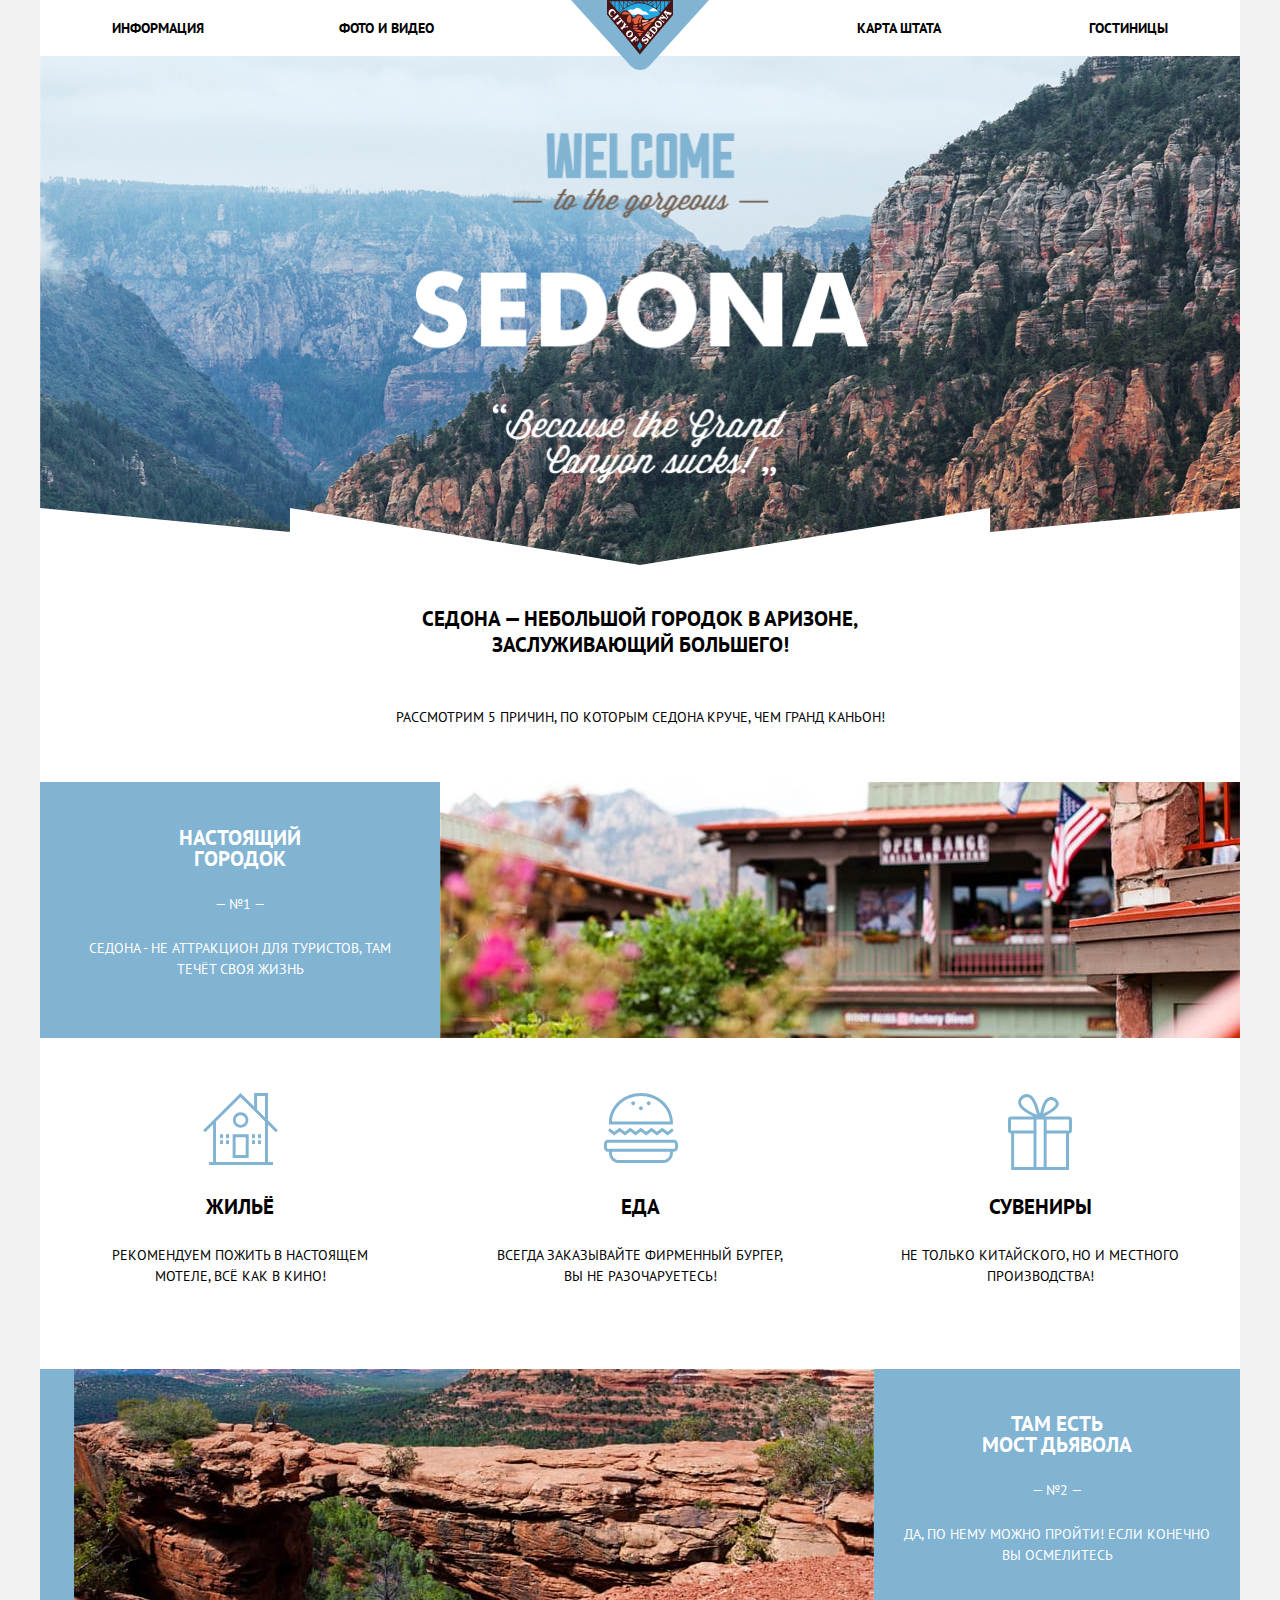
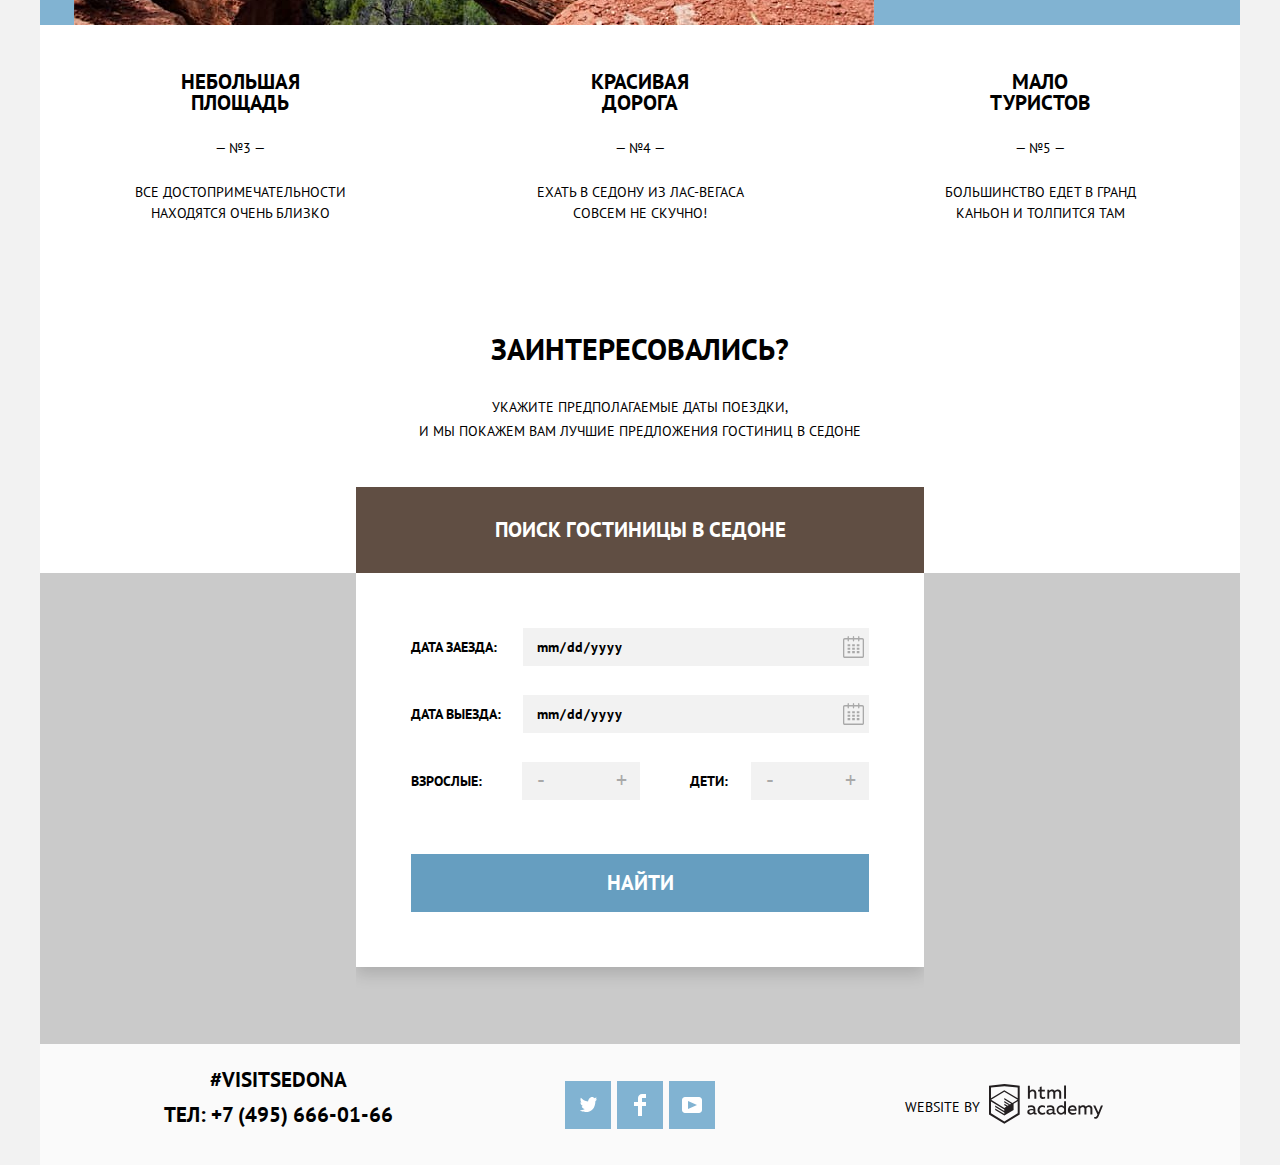
<file: index.html>
<!DOCTYPE html>
<html class="page" lang="ru">
  <head>
    <meta charset="utf-8" />
    <title>Седона - Главная</title>
    <link
      href="https://fonts.googleapis.com/css2?family=PT+Sans:wght@400;700&display=swap"
      rel="stylesheet"
    />
    <link href="css/normalize.css" rel="stylesheet" />
    <link href="css/style.css" rel="stylesheet" />

    <link href="favicon.ico" rel="icon" />
    <link href="favicon/icon.svg" rel="icon" type="image/svg+xml" />
    <link href="favicon/180.png" rel="apple-touch-icon" />
    <!--    <link href="manifest.webmanifest" rel="manifest" />-->
  </head>
  <body class="page-body">
    <div class="container index-page-grid">
      <header class="main-header default-paddings-x index-page-grid--header">
        <nav class="main-navigation">
          <a class="main-header-logo">
            <img
              alt="Логотип Седона"
              height="70"
              src="img/logo.svg"
              width="138"
            />
          </a>
          <div class="main-header-bar">
            <div class="main-navigation-wrapper">
              <ul class="site-navigation">
                <li class="site-navigation__item">
                  <a class="site-navigation__link" href="blank.html"
                    >Информация</a
                  >
                </li>
                <li class="site-navigation__item">
                  <a class="site-navigation__link" href="img.html"
                    >Фото и Видео</a
                  >
                </li>
                <li class="site-navigation__item-end">
                  <a class="site-navigation__link" href="map.html"
                    >Карта штата</a
                  >
                </li>
                <li class="site-navigation__item-end">
                  <a
                    class="site-navigation__link site-navigation__link--current"
                    href="catalog.html"
                    >Гостиницы</a
                  >
                </li>
              </ul>
            </div>
          </div>
        </nav>
      </header>
      <main class="index-page-grid--main">
        <section class="city-description">
          <h1 class="city-description__title visually-hidden">
            Седона - город в Аризоне
          </h1>
          <img
            alt="Добро пожаловать в Седону"
            class="city-description__img"
            height="351"
            src="img/welcome.png"
            width="457"
          />
        </section>
        <section class="features">
          <h2 class="visually-hidden">Причины</h2>
          <p class="features__text">
            Седона — небольшой городок в Аризоне,<br />
            заслуживающий большего!
          </p>
          <p class="features__subtext">
            Рассмотрим 5 причин, по которым Седона круче, чем гранд каньон!
          </p>

          <ul class="features-list">
            <li class="features-list__item features-list__item--wide">
              <div class="features-list__image-wrapper">
                <div class="features-list__image-text">
                  <h3 class="features-list__header">Настоящий городок</h3>
                  <span class="features-list__number">— №1 —</span>
                  <p class="features-list__text">
                    Седона - не аттракцион для туристов, там течёт своя жизнь
                  </p>
                </div>
                <img
                  alt="Настоящий городок Седона - там течет своя жизнь."
                  class="features-list__image"
                  height="256"
                  src="img/image-sedona.jpg"
                  width="800"
                />
              </div>
              <ul class="subfeatures">
                <li class="subfeatures__item subfeatures__icon--home">
                  <h4 class="subfeatures__title">Жильё</h4>
                  <p class="subfeatures__text">
                    Рекомендуем пожить в настоящем<br />мотеле, всё как в кино!
                  </p>
                </li>
                <li class="subfeatures__item subfeatures__icon--burger">
                  <h4 class="subfeatures__title">Еда</h4>
                  <p class="subfeatures__text">
                    Всегда заказывайте фирменный бургер,<br />вы не
                    разочаруетесь!
                  </p>
                </li>
                <li class="subfeatures__item subfeatures__icon--gift">
                  <h4 class="subfeatures__title">Сувениры</h4>
                  <p class="subfeatures__text">
                    Не только китайского, но и местного<br />производства!
                  </p>
                </li>
              </ul>
            </li>
            <li class="features-list__item features-list__item--wide">
              <div
                class="features-list__image-wrapper features-list__image-wrapper--reverse"
              >
                <div class="features-list__image-text">
                  <h3 class="features-list__header">
                    Там есть<br />Мост дьявола
                  </h3>
                  <span class="features-list__number">— №2 —</span>
                  <p class="features-list__text">
                    Да, по нему можно пройти! Если конечно <br />
                    вы осмелитесь
                  </p>
                </div>
                <img
                  alt="Мост дьявола в городе Седона"
                  class="features-list__image"
                  height="256"
                  src="img/image-bridge.jpg"
                  width="800"
                />
              </div>
            </li>
            <li class="features-list__item features-list__item--gray">
              <h3 class="features-list__header">Небольшая<br />Площадь</h3>
              <span class="features-list__number">— №3 —</span>
              <p class="features-list__text">
                Все достопримечательности находятся очень близко
              </p>
            </li>
            <li class="features-list__item features-list__item--gray">
              <h3 class="features-list__header">Красивая<br />Дорога</h3>
              <span class="features-list__number">— №4 —</span>
              <p class="features-list__text">
                Ехать в Седону из Лас-вегаса совсем не скучно!
              </p>
            </li>
            <li class="features-list__item features-list__item--gray">
              <h3 class="features-list__header">Мало<br />Туристов</h3>
              <span class="features-list__number">— №5 —</span>
              <p class="features-list__text">
                Большинство едет в Гранд каньон и толпится там
              </p>
            </li>
          </ul>
        </section>
        <section class="hotel-search">
          <h2 class="visually-hidden">Поиск гостиницы</h2>
          <p class="hotel-search__text">Заинтересовались?</p>
          <p class="hotel-search__subtext">
            Укажите предполагаемые даты поездки, <br />и мы покажем вам лучшие
            предложения гостиниц в Седоне
          </p>
          <div class="search-form__wrapper">
            <button
              id="search-form__button"
              class="button button--brown search-form__button"
              type="button"
            >
              Поиск гостиницы в Седоне
            </button>
            <div class="search-form__overflow-wrapper">
              <form
                action="#"
                id="search-form"
                class="search-form search-form--active"
                method="post"
              >
                <div class="search-form__item search-form__item--wide">
                  <label
                    class="search-form__label"
                    for="hotel-search-arrival-date"
                    >Дата заезда:</label
                  >
                  <input
                    class="search-form__input-date"
                    id="hotel-search-arrival-date"
                    name="arrival-date"
                    type="date"
                  />
                </div>
                <div class="search-form__item search-form__item--wide">
                  <label
                    class="search-form__label"
                    for="hotel-search-departure-date"
                    >Дата выезда:</label
                  >
                  <input
                    class="search-form__input-date"
                    id="hotel-search-departure-date"
                    name="departure-date"
                    type="date"
                  />
                </div>
                <div class="search-form__item">
                  <label class="search-form__label" for="hotel-search-adults"
                    >Взрослые:</label
                  >
                  <div class="search-form__additional-wrapper">
                    <button
                      class="search-form__button-quantity search-form__button-quantity--less"
                      type="button"
                    >
                      <span class="visually-hidden"
                        >Уменьшить количество взрослых</span
                      >
                    </button>
                    <input
                      class="search-form__input-quantity"
                      id="hotel-search-adults"
                      name="adults"
                      type="number"
                    />
                    <button
                      class="search-form__button-quantity search-form__button-quantity--more"
                      type="button"
                    >
                      <span class="visually-hidden"
                        >Увеличить количество взрослых</span
                      >
                    </button>
                  </div>
                </div>
                <div class="search-form__item">
                  <label
                    class="search-form__label search-form__label--children"
                    for="hotel-search-children"
                    >Дети:</label
                  >
                  <div class="search-form__additional-wrapper">
                    <button
                      class="search-form__button-quantity search-form__button-quantity--less"
                      type="button"
                    >
                      <span class="visually-hidden"
                        >Уменьшить количество детей</span
                      >
                    </button>
                    <input
                      class="search-form__input-quantity"
                      id="hotel-search-children"
                      name="children"
                      type="number"
                    />
                    <button
                      class="search-form__button-quantity search-form__button-quantity--more"
                      type="button"
                    >
                      <span class="visually-hidden"
                        >Увеличить количество детей</span
                      >
                    </button>
                  </div>
                </div>
                <button
                  class="button button--blue search-form__submit"
                  type="submit"
                >
                  Найти
                </button>
              </form>
            </div>
            <div id="map" class="google-map"></div>
          </div>
        </section>
      </main>
      <footer class="main-footer default-paddings-x index-page-grid--footer">
        <section class="footer-contacts">
          <h2 class="visually-hidden">Контакты</h2>
          <div class="footer-contacts__text">
            <a class="footer-contacts__hashtag" href="#">#visitSEDONA</a>
            <div class="footer-contacts__phone-wrapper">
              Тел:
              <a class="footer-contacts__phone" href="tel:+74956660166"
                >+7 (495) 666-01-66</a
              >
            </div>
          </div>
        </section>
        <section class="footer-social">
          <h2 class="visually-hidden">Социальные сети</h2>
          <ul class="footer-social__list">
            <li class="footer-social__item">
              <a
                class="footer-social__link footer-social__link--twitter"
                href="#"
              >
                Twitter
              </a>
            </li>
            <li class="footer-social__item">
              <a
                class="footer-social__link footer-social__link--facebook"
                href="#"
                >Facebook</a
              >
            </li>
            <li class="footer-social__item">
              <a
                class="footer-social__link footer-social__link--youtube"
                href="#"
                >Youtube</a
              >
            </li>
          </ul>
        </section>
        <p class="footer-copyright">
          Website by
          <a class="footer-copyright__link" href="https://htmlacademy.ru"
            ><img
              alt="Логотип HTMLacademy"
              height="41"
              src="img/logo-htmlacademy.svg"
              width="115"
          /></a>
        </p>
      </footer>
    </div>
    <script src="js/script.js"></script>
  </body>
</html>
</file>
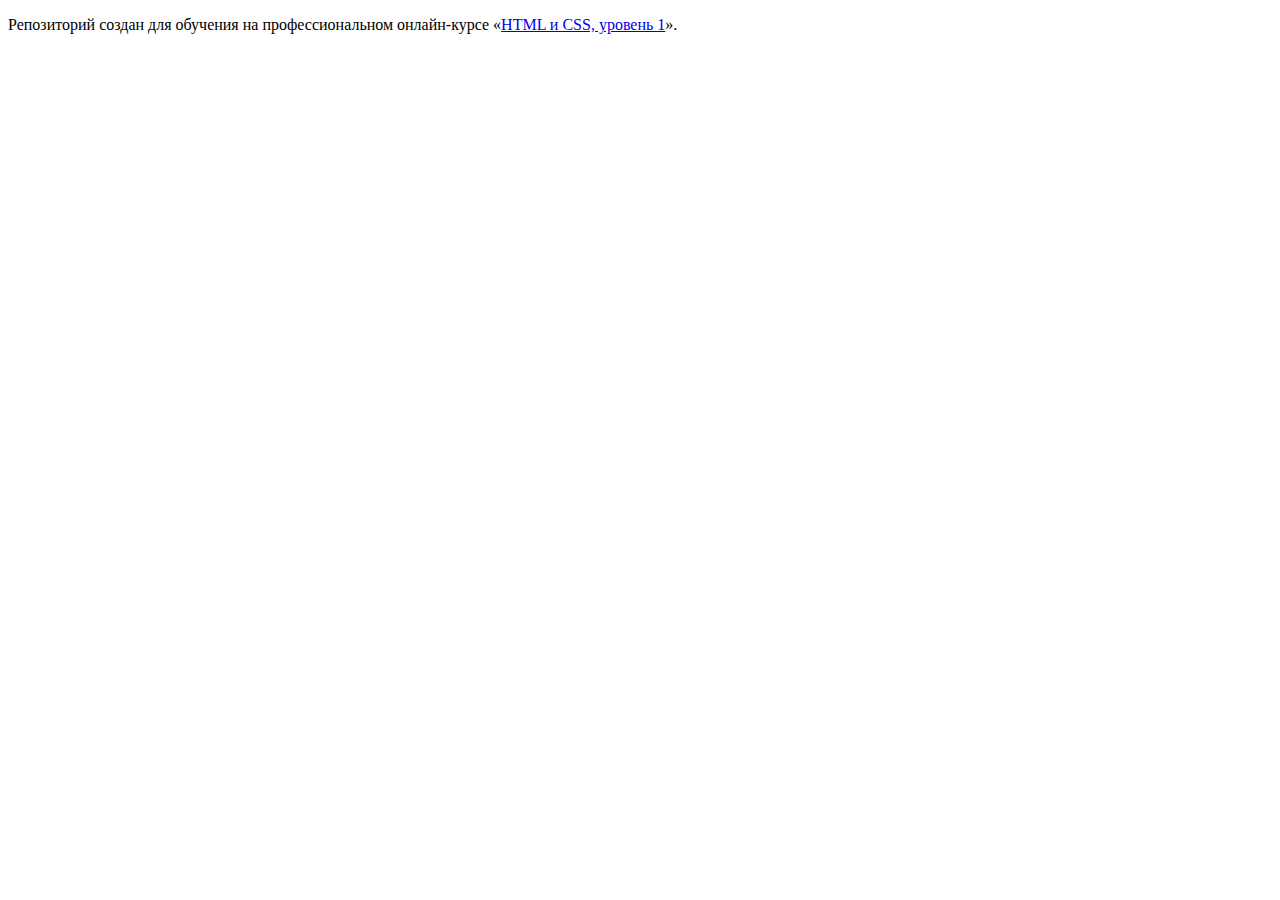
<file: 1/index.html>
<!DOCTYPE html>
<html lang="ru">
  <head>
    <meta charset="utf-8">
    <title>HTML Academy: Седона</title>
    <base href="https://htmlacademy-htmlcss.github.io/1130549-sedona-30/1/">
</head>
  <body>

    <p>Репозиторий создан для обучения на профессиональном онлайн‑курсе «<a href="https://htmlacademy.ru/intensive/htmlcss">HTML и CSS, уровень 1</a>».</p>

  </body>
</html>
</file>
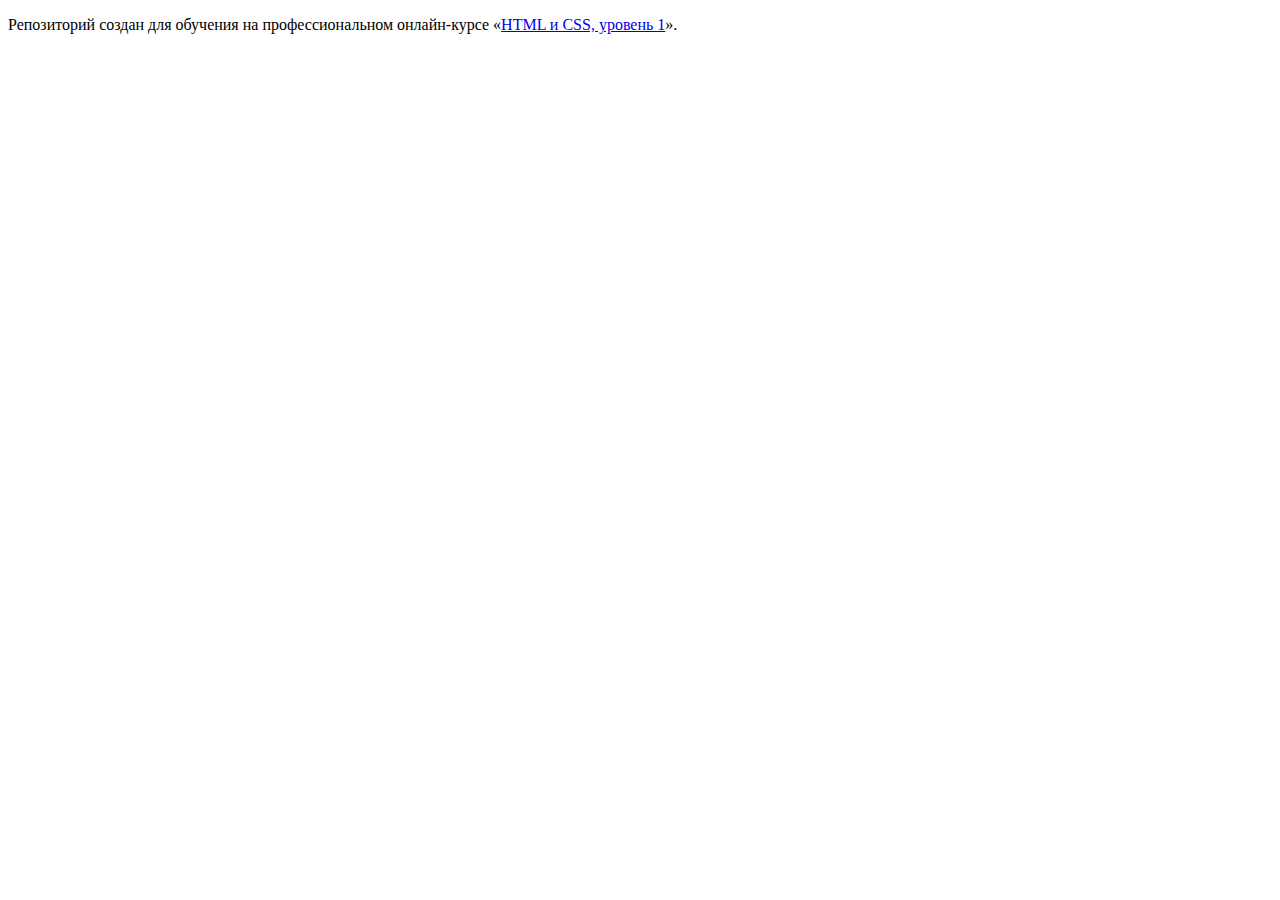
<file: master/index.html>
<!DOCTYPE html>
<html lang="ru">
  <head>
    <meta charset="utf-8">
    <title>HTML Academy: Седона</title>
    <base href="https://htmlacademy-htmlcss.github.io/1130549-sedona-30/master/">
</head>
  <body>

    <p>Репозиторий создан для обучения на профессиональном онлайн‑курсе «<a href="https://htmlacademy.ru/intensive/htmlcss">HTML и CSS, уровень 1</a>».</p>

  </body>
</html>
</file>
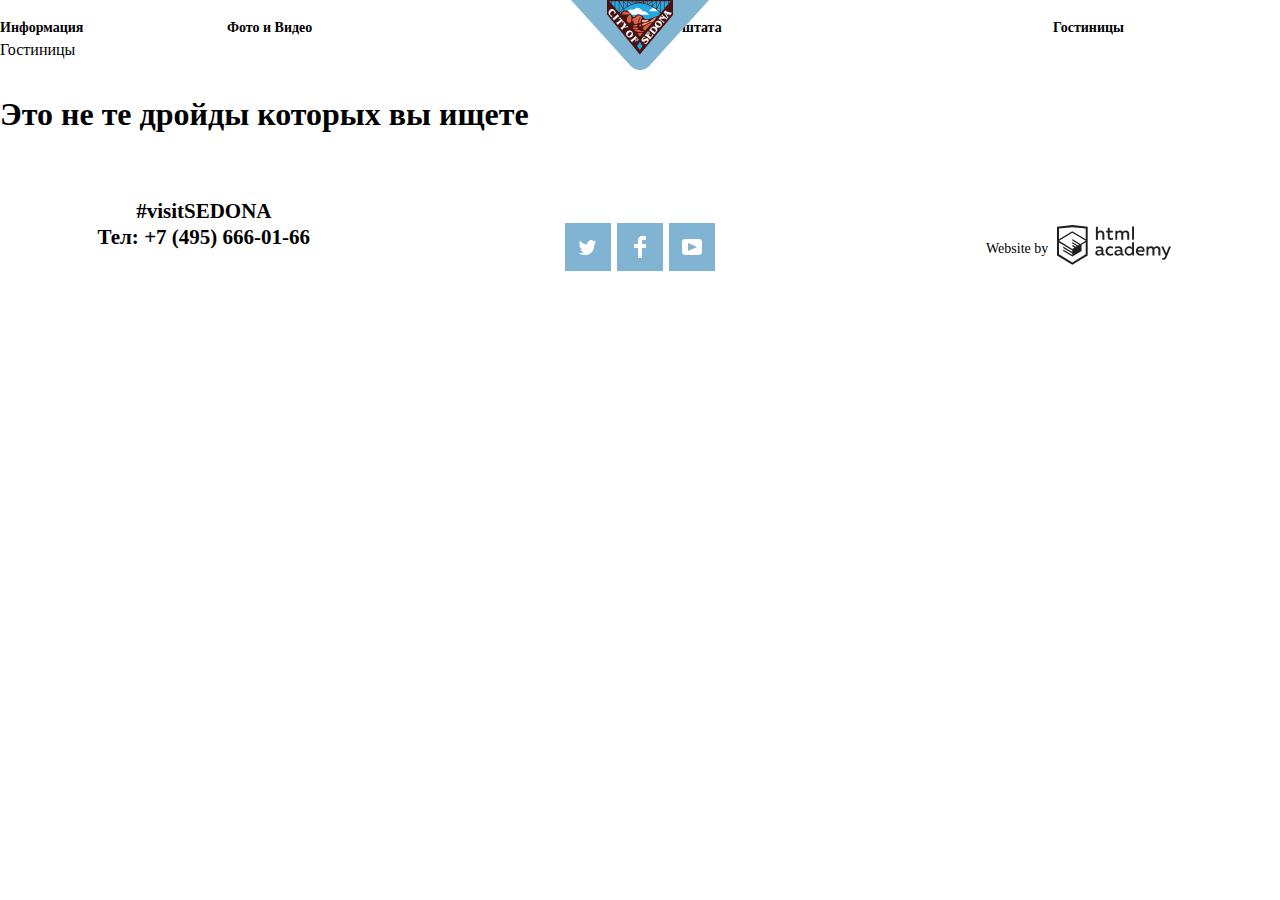
<file: blank.html>
<!DOCTYPE html>
<html lang="ru">
  <head>
    <meta charset="utf-8" />
    <title>HTML Academy: Седона</title>
    <link
      href="https://fonts.googleapis.com/css2?family=PT+Sans:wght@400;700&display=swap"
      rel="stylesheet"
    />

    <link href="css/normalize.css" rel="stylesheet" />
    <link href="css/style.css" rel="stylesheet" />
  </head>

  <body>
    <header class="main-header">
      <nav class="main-navigation">
        <a class="main-header-logo">
          <img
            alt="Логотип Седона"
            height="70"
            src="img/logo.svg"
            width="138"
          />
        </a>
        <ul class="site-navigation">
          <li class="site-navigation__item">
            <a class="site-navigation__link" href="blank.html">Информация</a>
          </li>
          <li class="site-navigation__item">
            <a class="site-navigation__link" href="img.html">Фото и Видео</a>
          </li>
          <li class="site-navigation__item">
            <a class="site-navigation__link" href="map.html">Карта штата</a>
          </li>
          <li class="site-navigation__item">
            <a class="site-navigation__link" href="catalog.html">Гостиницы</a>
          </li>
          <li class="site-navigation__item">
            <span>Гостиницы</span>
          </li>
        </ul>
      </nav>
    </header>
    <main><h1>Это не те дройды которых вы ищете</h1></main>
    <footer class="main-footer">
      <section class="footer_contacts">
        <h2 class="visually-hidden">Контакты</h2>
        <p class="footer-contacts__text">
          <a class="footer-contacts__hashtag" href="#">#visitSEDONA</a>
          <br />
          Тел:
          <a class="footer-contacts__phone" href="tel:+74956660166"
            >+7 (495) 666-01-66</a
          >
        </p>
      </section>
      <section class="footer-social">
        <h2 class="visually-hidden">Социальные сети</h2>
        <ul class="footer-social__list">
          <li class="footer-social__item">
            <a
              class="footer-social__link footer-social__link--twitter"
              href="#"
            >
              Twitter
            </a>
          </li>
          <li class="footer-social__item">
            <a
              class="footer-social__link footer-social__link--facebook"
              href="#"
              >Facebook</a
            >
          </li>
          <li class="footer-social__item">
            <a class="footer-social__link footer-social__link--youtube" href="#"
              >Youtube</a
            >
          </li>
        </ul>
      </section>
      <p class="footer-copyright">
        Website by
        <a class="footer-copyright__link" href="https://htmlacademy.ru"
          ><img
            alt="Логотип HTMLacademy"
            height="41"
            src="img/logo-htmlacademy.svg"
            width="115"
        /></a>
      </p>
    </footer>
  </body>
</html>
</file>
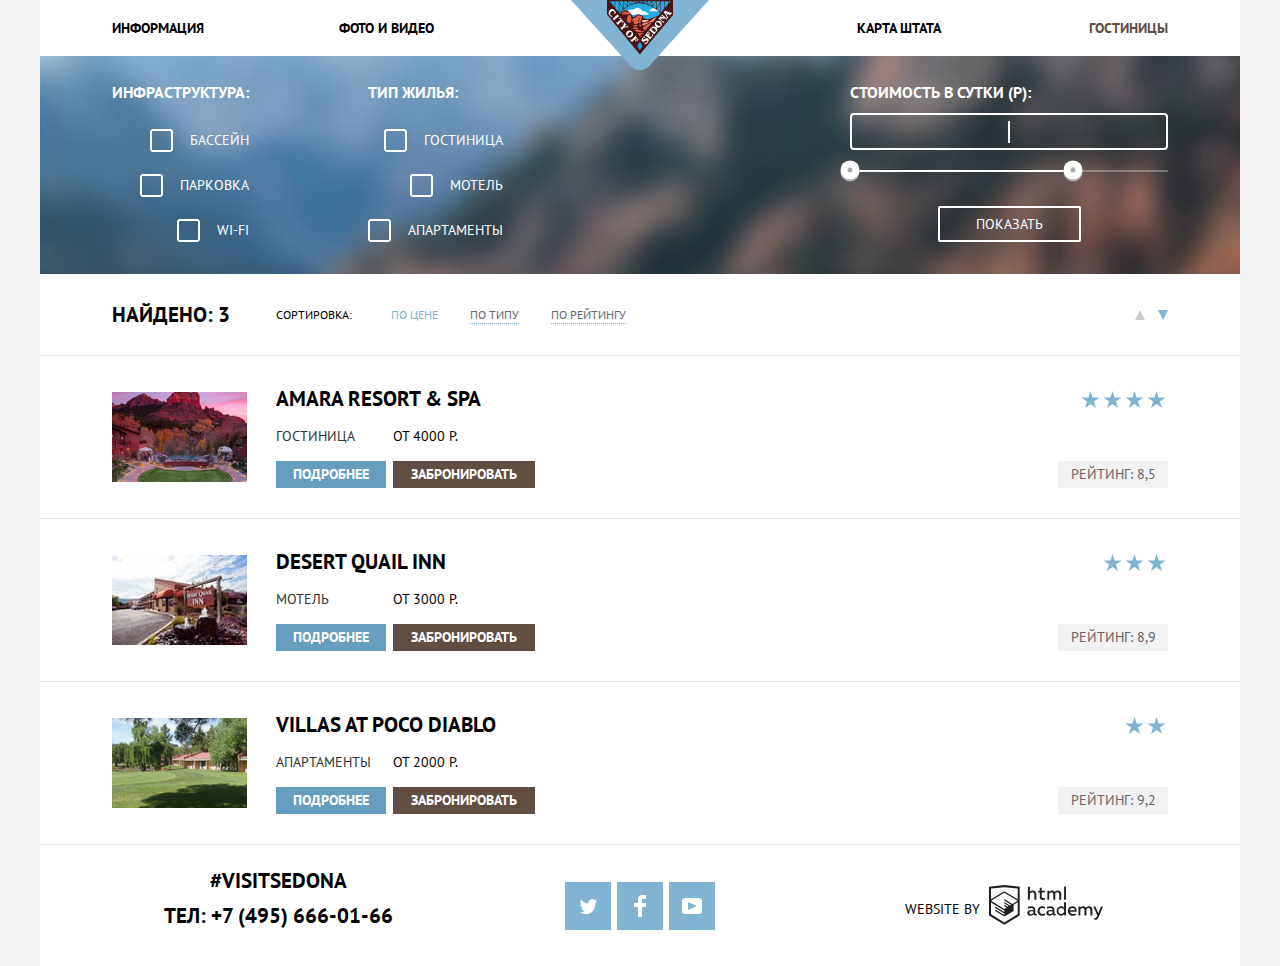
<file: catalog.html>
<!DOCTYPE html>
<html lang="ru">
  <head>
    <meta charset="utf-8" />
    <title>Седона - Каталог</title>
    <link
      href="https://fonts.googleapis.com/css2?family=PT+Sans:wght@400;700&display=swap"
      rel="stylesheet"
    />

    <link href="css/normalize.css" rel="stylesheet" />
    <link href="css/style.css" rel="stylesheet" />
  </head>
  <body class="page-body">
    <div class="container">
      <header class="main-header default-paddings-x">
        <nav class="main-navigation">
          <a class="main-header-logo" href="index.html">
            <img
              alt="Логотип Седона"
              height="70"
              src="img/logo.svg"
              width="138"
            />
          </a>
          <ul class="site-navigation">
            <li class="site-navigation__item">
              <a class="site-navigation__link" href="blank.html">Информация</a>
            </li>
            <li class="site-navigation__item">
              <a class="site-navigation__link" href="img.html">Фото и Видео</a>
            </li>
            <li class="site-navigation__item-end">
              <a class="site-navigation__link" href="map.html">Карта штата</a>
            </li>
            <li class="site-navigation__item-end">
              <span class="site-navigation__link-current">Гостиницы</span>
            </li>
          </ul>
        </nav>
      </header>
      <main>
        <section>
         <h1 class="visually-hidden">Каталог</h1>
          <h2 class="visually-hidden">Фильтр</h2>
          <form action="#" class="catalog-form default-paddings-x">
            <fieldset class="catalog-form__fieldset">
              <legend class="catalog-form__fieldset-name">
                Инфраструктура:
              </legend>
              <ul class="catalog-form__list">
                <li class="catalog-form__item">
                  <label class="catalog-form__label">
                    <input
                      class="catalog-form__checkbox"
                      name="pool"
                      type="checkbox"
                    />
                    <span class="catalog-form__checkbox-icon"></span>
                    Бассейн
                  </label>
                </li>
                <li class="catalog-form__item">
                  <label class="catalog-form__label">
                    <input
                      class="catalog-form__checkbox"
                      name="parking"
                      type="checkbox"
                    />
                    <span class="catalog-form__checkbox-icon"></span>
                    Парковка
                  </label>
                </li>
                <li class="catalog-form__item">
                  <label class="catalog-form__label">
                    <input
                      class="catalog-form__checkbox"
                      name="wifi"
                      type="checkbox"
                    />
                    <span class="catalog-form__checkbox-icon"></span>
                    Wi-Fi</label
                  >
                </li>
              </ul>
            </fieldset>
            <fieldset class="catalog-form__fieldset">
              <legend class="catalog-form__fieldset-name">Тип жилья:</legend>
              <ul class="catalog-form__list">
                <li class="catalog-form__item">
                  <label class="catalog-form__label">
                    <input
                      class="catalog-form__checkbox"
                      name="hotel"
                      type="checkbox"
                    />
                    <span class="catalog-form__checkbox-icon"></span>
                    Гостиница
                  </label>
                </li>
                <li class="catalog-form__item">
                  <label class="catalog-form__label">
                    <input
                      class="catalog-form__checkbox"
                      name="motel"
                      type="checkbox"
                    />
                    <span class="catalog-form__checkbox-icon"></span>
                    Мотель
                  </label>
                </li>
                <li class="catalog-form__item">
                  <label class="catalog-form__label">
                    <input
                      class="catalog-form__checkbox"
                      name="apartments"
                      type="checkbox"
                    />
                    <span class="catalog-form__checkbox-icon"></span>
                    Апартаменты
                  </label>
                </li>
              </ul>
            </fieldset>
            <fieldset class="catalog-form__fieldset catalog-form__fieldset--ml">
              <legend class="catalog-form__fieldset-name">
                Стоимость в сутки (Р):
              </legend>
              <div class="catalog-form__input-range-wrapper">
                <input
                  class="catalog-form__input-range"
                  id="price_low"
                  name="price_low"
                  type="number"
                />
                <input
                  class="catalog-form__input-range"
                  id="price_top"
                  name="price_top"
                  type="number"
                />
              </div>
              <div class="range-picker">
                <button class="range-picker__button" type="button">
                  start dot
                </button>
                <button class="range-picker__button range-picker__button--end" type="button">
                  end dot
                </button>
              </div>
              <button class="catalog-form__submit" type="submit">
                Показать
              </button>
            </fieldset>
          </form>
        </section>
        <div class="ordering__wrapper default-paddings-x">
          <p class="ordering__results-count">Найдено: 3</p>
          <span class="ordering__title">Сортировка:</span>
          <ul class="ordering">
            <li class="ordering__item">
              <a class="ordering__link ordering__link--active">По цене</a>
            </li>
            <li class="ordering__item">
              <a class="ordering__link">По типу</a>
            </li>
            <li class="ordering__item">
              <a class="ordering__link">По рейтингу</a>
            </li>
            <li class="ordering__item ordering__item--custom-margins">
              <a class="ordering__arrow"></a>
            </li>
            <li class="ordering__item ordering__item--last-item">
              <a
                class="ordering__arrow ordering__arrow--bottom ordering__arrow--active"
              ></a>
            </li>
          </ul>
        </div>
        <section class="selection-list">
          <h2 class="visually-hidden">Выбор гостиниц</h2>
          <article class="selection-list__item default-paddings-x">
            <img
              alt="Изображение отеля Amara Resort & Spa"
              class="selection-list__image"
              height="90"
              src="img/amara.jpg"
              width="135"
            />
              <h3 class="selection-list__name">Amara Resort & Spa</h3>
              <p class="selection-list__info">Гостиница</p>
              <p class="selection-list__price">От 4000 Р.</p>
              <a class="button button--blue selection-list__more" href="#"
                >Подробнее</a
              >
              <a class="button button--brown selection-list__book" href="#"
                >Забронировать</a
              >
              <div>
                <p class="visually-hidden">Уровень отеля - 5 звезд</p>
                <div class="stars stars--4"></div>
              </div>
              <p class="selection-list__rating">Рейтинг: 8,5</p>
          </article>
          <article class="selection-list__item default-paddings-x">
            <img
              alt="Изображение отеля Desert Quail Inn "
              class="selection-list__image"
              height="90"
              src="img/desert.jpg"
              width="135"
            />
              <h3 class="selection-list__name">Desert Quail Inn</h3>
              <p class="selection-list__info">Мотель</p>
              <p class="selection-list__price">От 3000 Р.</p>
              <a class="button button--blue selection-list__more" href="#"
                >Подробнее</a
              >
              <a class="button button--brown selection-list__book" href="#"
                >Забронировать</a
              >
              <div>
                <p class="visually-hidden">Уровень отеля - 3 звезды</p>
                <div class="stars stars--3"></div>
              </div>
              <p class="selection-list__rating">Рейтинг: 8,9</p>
          </article>
          <article class="selection-list__item default-paddings-x">
            <img
              alt="Изображение отеля Villas at Poco Diablo"
              class="selection-list__image"
              height="90"
              src="img/villas.jpg"
              width="135"
            />
              <h3 class="selection-list__name">Villas at Poco Diablo</h3>
              <p class="selection-list__info">Апартаменты</p>
              <p class="selection-list__price">От 2000 Р.</p>
              <a class="button button--blue selection-list__more" href="#"
                >Подробнее</a
              >
              <a class="button button--brown selection-list__book" href="#"
                >Забронировать</a
              >
              <div>
                <p class="visually-hidden">Уровень отеля - 2 звезды</p>
                <div class="stars stars--2"></div>
              </div>
              <p class="selection-list__rating">Рейтинг: 9,2</p>
          </article>
        </section>
      </main>
      <footer class="main-footer default-paddings-x index-page-grid--footer">
        <section class="footer-contacts">
          <h2 class="visually-hidden">Контакты</h2>
          <div class="footer-contacts__text">
            <a class="footer-contacts__hashtag" href="#">#visitSEDONA</a>
            <div class="footer-contacts__phone-wrapper">
              Тел:
              <a class="footer-contacts__phone" href="tel:+74956660166"
              >+7 (495) 666-01-66</a
              >
            </div>
          </div>
        </section>
        <section class="footer-social">
          <h2 class="visually-hidden">Социальные сети</h2>
          <ul class="footer-social__list">
            <li class="footer-social__item">
              <a
                class="footer-social__link footer-social__link--twitter"
                href="#"
              >
                Twitter
              </a>
            </li>
            <li class="footer-social__item">
              <a
                class="footer-social__link footer-social__link--facebook"
                href="#"
              >Facebook</a
              >
            </li>
            <li class="footer-social__item">
              <a
                class="footer-social__link footer-social__link--youtube"
                href="#"
              >Youtube</a
              >
            </li>
          </ul>
        </section>
        <p class="footer-copyright">
          Website by
          <a class="footer-copyright__link" href="https://htmlacademy.ru"
          ><img
            alt="Логотип HTMLacademy"
            height="41"
            src="img/logo-htmlacademy.svg"
            width="115"
          /></a>
        </p>
      </footer>
    </div>
  </body>
</html>
</file>
<file: css/style.css>
:root {
  /* general */

  --basic-black: #000;
  --basic-light-black: #333;
  --basic-light: #a9a9a9;
  --basic-light-grey: #666;
  --basic-white: #fff;
  --basic-academy: #231f20;
  --basic-academy-light: #bdbbbc;
  --background-color: #f2f2f2;
  --background-grey: #cacaca;
  --background-grey-new: #e5e5e5;
  --background-gr: #ababab;

  /* button*social */
  --basic-blue: #669ec0;
  --basic-blue-light: #81b3d2;
  --basic-blue-dark: #5496bd;
  --basic-brown: #604e43;
  --basic-brown-light: #766357;
  --basic-brown-dark: #503e33;
}

/* Reset */
input[type="number"]::-webkit-inner-spin-button,
input[type="number"]::-webkit-outer-spin-button {
  -webkit-appearance: none;
  margin: 0;
}

/* Variables */

/* Global */

.page-body {
  padding: 0;
  font-family: "PT Sans", Arial, sans-serif;
  font-size: 14px;
  line-height: 21px;
  text-transform: uppercase;
  background-color: var(--background-color);
}

.container {
  max-width: 1200px;
  margin: 0 auto;
  background-color: var(--basic-white);
}

.visually-hidden {
  position: absolute;
  width: 1px;
  height: 1px;
  margin: -1px;
  border: 0;
  padding: 0;
  clip: rect(0 0 0 0);
  overflow: hidden;
}

.default-paddings-x {
  padding-left: 72px;
  padding-right: 72px;
}

/* buttons */

.button {
  outline: none;
  border: none;
  text-decoration: none;
  color: var(--basic-white);
  background-color: transparent;
}

.button:active {
  color: rgba(255, 255, 255, 0.3);
}

.button--blue {
  width: 110px;
  height: 27px;
  font-weight: 700;
  display: flex;
  align-items: center;
  justify-content: center;
  background-color: var(--basic-blue);
  cursor: pointer;
}

.button--blue:hover {
  background-color: var(--basic-blue-light);
}

.button--blue:active {
  background-color: var(--basic-blue-dark);
}

.button--brown {
  width: 142px;
  height: 27px;
  font-weight: 700;
  display: flex;
  align-items: center;
  justify-content: center;
  background-color: var(--basic-brown);
}

.button--brown:hover {
  background-color: var(--basic-brown-light);
}

.button--brown:active {
  background-color: var(--basic-brown-dark);
}

/* index page grid system */

.index-page-grid {
  display: grid;
  grid-template-rows: auto auto auto;
}

.index-page-grid--main {
  grid-area: 2/1/4/-1;
}

.index-page-grid--footer {
  grid-area: 3/1/4/-1;
}

/* Main header */

.main-header {
  background-color: var(--basic-white);
}

/* Grid */

.page {
  height: 100%;
}

/* Main navigation */

.main-navigation {
  display: grid;
  position: relative;
  color: var(--basic-black);
  background-color: transparent;
}

/* Logo */

.main-header-logo {
  position: absolute;
  top: 0;
  left: 50%;
  transform: translateX(-50%);
}

.main-header-bar {
  background-color: var(--basic-white);
}

.main-navigation-wrapper {
  display: grid;
  grid-template-columns: 1fr min-content;
  background-color: var(--basic-white);
}

/* Site navigation */

.site-navigation {
  display: grid;
  grid-template-columns: 227px 1fr 1fr 227px;
  padding: 15px 0;
  margin: 0;
  list-style: none;
}

.site-navigation__item-end {
  justify-self: end;
}

.site-navigation__link,
.site-navigation__link-current {
  color: var(--basic-black);
  font-weight: bold;
  font-size: 14px;
  line-height: 26px;
}

/* .site-navigation__link:visited {
  color: red;
} */

.site-navigation__link:hover {
  color: var(--basic-blue-light);
}

.site-navigation__link:active {
  color: var(--basic-black);
  opacity: 0.3;
}

.site-navigation__link-current {
  color: var(--basic-brown);
}

/* City description */

.city-description {
  display: flex;
  justify-content: center;
  align-items: center;
  background-color: var(--basic-blue);
  background-image: url("../img/bg_mountains.jpg");
  background-position: center;
  background-repeat: no-repeat;
}

.city-description__img {
  padding-top: 77px;
  padding-bottom: 81px;
}

.text {
  font-size: 21px;
  line-height: 26px;
}

/* Features */
.features {
  padding-top: 20px;
}

.features__text {
  margin-bottom: 46px;
  font-weight: bold;
  font-size: 21px;
  line-height: 26px;
  text-align: center;
}

.features__subtext {
  margin-bottom: 52px;
  line-height: 26px;
  text-align: center;
}

.features-list {
  display: grid;
  grid-template-columns: repeat(3, 1fr);
  padding: 0;
  margin: 0;
  list-style: none;
}

.features-list__item {
  text-align: center;
}

.features-list__item--wide {
  grid-column: 1/-1;
}

.features-list__header {
  max-width: 200px;
  margin: 0 auto 25px;
  font-weight: bold;
  font-size: 21px;
  line-height: 21px;
  color: var(--basic-white);
}

.features-list__number {
  display: block;
  margin-bottom: 23px;
  color: var(--basic-white);
}

.features-list__text {
  color: var(--basic-white);
}

.features-list__item--gray {
  padding: 46px 85px 44px;
  background-color: var(--basic-white);
}

.features-list__item--gray .features-list__header,
.features-list__item--gray .features-list__number,
.features-list__item--gray .features-list__text {
  color: var(--basic-black);
}

.features-list__image-text {
  padding: 0 30px;
}

.features-list__image-wrapper {
  display: flex;
  align-items: center;
  background-color: var(--basic-blue-light);
}

.features-list__image-wrapper--reverse {
  flex-direction: row-reverse;
}

/* subfeatures */

.subfeatures {
  display: grid;
  grid-template-columns: repeat(3, 1fr);
  padding: 55px 0 68px;
  list-style: none;
}

.subfeatures__item {
  padding-top: 75px;
  background-position-x: center;
  background-position-y: top;
  background-repeat: no-repeat;
}

.subfeatures__icon--home {
  background-image: url("../img/icon-home.svg");
}

.subfeatures__icon--burger {
  background-image: url("../img/icon-burger.svg");
}

.subfeatures__icon--gift {
  background-image: url("../img/icon-gift.svg");
}

.subfeatures__title {
  font-weight: 700;
  font-size: 21px;
  line-height: 21px;
}

/* hotel-search */
.hotel-search {
  padding: 25px 0 0;
}

.hotel-search__text {
  margin-bottom: 34px;
  font-weight: bold;
  font-size: 30px;
  line-height: 24px;
  text-align: center;
}

.hotel-search__subtext {
  margin-bottom: 44px;
  font-size: 14px;
  line-height: 24px;
  text-align: center;
}

.search-form__wrapper {
  display: grid;
  grid-template-columns: auto 568px auto;
  grid-template-rows: auto 592px;
}

.search-form__overflow-wrapper {
  grid-area: 2/2/3/3;
  overflow: hidden;
  z-index: 1;
}

.search-form {
  align-self: start;
  display: grid;
  grid-template-columns: 1fr 1fr;
  grid-row-gap: 29px;
  padding: 55px;
  background: var(--basic-white);
  box-shadow: 0 7px 15px rgba(0, 1, 1, 0.15);
  transform: translateY(-100%);
  transition: all 0.24s linear;
}

.search-form--active {
  transform: translateY(0);
}

.google-map {
  grid-area: 2/1/3/-1;
  background-color: var(--background-grey);
  z-index: 0;
}

.search-form__input-date {
  width: 346px;
  height: 38px;
  padding: 6px 1px 6px 13px;
  border: 0;
  outline: 0;
  box-sizing: border-box;
  font-weight: bold;
  font-size: 14px;
  line-height: 26px;
  background-color: var(--background-color);
  appearance: none;
}

input[type="date"]::-webkit-calendar-picker-indicator {
  display: block;
  width: 21px;
  height: 23px;
  margin-top: 3px;
  opacity: 1;
  background: url("../img/calendar.svg") no-repeat;
}

.search-form__button-quantity {
  display: flex;
  justify-content: center;
  align-items: center;
  width: 38px;
  height: 38px;
  font-size: 22px;
  color: #a9a9a9;
  background: #f2f2f2;
  border: none;
  outline: none;
  cursor: pointer;
}

.search-form__input-quantity {
  width: 38px;
  height: auto;
  border: 0;
  outline: 0;
  background: #f2f2f2;
  appearance: none;
  text-align: center;
}

.search-form__button {
  grid-area: 1/2/2/3;
  height: 86px;
  width: auto;
  font-weight: bold;
  font-size: 21px;
  line-height: 26px;
  text-transform: uppercase;
  cursor: pointer;
}

.search-form__submit {
  grid-column: 1/ -1;
  width: auto;
  height: 58px;
  margin-top: 25px;
  font-weight: bold;
  font-size: 21px;
  line-height: 26px;
  text-transform: uppercase;
}

.search-form__item--wide {
  grid-column: 1/ -1;
  display: flex;
  justify-content: space-around;
  align-items: center;
}

.search-form__item {
  display: flex;
  justify-content: space-between;
  align-items: center;
}

.search-form__additional-wrapper {
  display: flex;
}

.search-form__label {
  font-weight: bold;
  font-size: 14px;
  line-height: 26px;
}

.search-form__label--children {
  margin-left: 50px;
}

.search-form__button-quantity--less::before {
  content: "-";
}

.search-form__button-quantity--more::before {
  content: "+";
}

/* main-footer */

.main-footer {
  display: grid;
  grid-template-columns: 1fr 1fr 1fr;
  align-items: flex-end;
  padding-top: 23px;
  padding-bottom: 36px;
  background: rgba(255, 255, 255, 0.9);
  z-index: 1;
}

.footer-contacts {
  text-align: center;
}

.footer-contacts__text {
  margin-left: -19px;
  font-weight: bold;
  font-size: 21px;
  line-height: 26px;
  text-align: center;
}

.footer-contacts__phone-wrapper {
  margin: 9px 0 1px;
}

/* footer-social */

.footer-social__list {
  margin: 0;
  padding: 0;
  display: flex;
  justify-content: center;
  align-items: center;
}

.footer-social__link {
  position: relative;
  display: block;
  width: 46px;
  height: 48px;
  margin: 0 3px;
  text-indent: -999em;
  background-color: var(--basic-blue-light);
}

.footer-social__link:hover {
  background-color: var(--basic-blue);
}

.footer-social__link:active {
  background-color: var(--basic-blue-dark);
}

.footer-social__link::after {
  content: "";
  position: absolute;
  top: 0;
  left: 0;
  width: 100%;
  height: 100%;
  background-position: center center;
  background-repeat: no-repeat;
}

.footer-social__link:active::after {
  opacity: 0.3;
}

.footer-social__link--twitter::after {
  background-image: url("../img/icon-twitter.svg");
}

.footer-social__link--facebook::after {
  background-image: url("../img/icon-fb.svg");
}

.footer-social__link--youtube::after {
  background-image: url("../img/icon-youtube.svg");
}

/* footer-copyright */

.footer-copyright {
  margin: 0 0 -3px 25px;
  font-size: 14px;
  line-height: 26px;
  display: flex;
  justify-content: center;
  align-items: center;
}

.footer-copyright__link {
  margin-left: 9px;
}

a {
  text-decoration: none;
  color: var(--basic-black);
}

li {
  list-style-type: none;
}

/* catalog-form */

.catalog-form {
  display: flex;
  justify-content: space-between;
  align-items: flex-start;
  padding-top: 26px;
  padding-bottom: 32px;
  background-color: var(--basic-blue);
  background-image: url("../img/bg_noise.jpg");
  background-position: center;
  background-repeat: no-repeat;
  background-size: cover;
}

.catalog-form__fieldset {
  padding: 0;
  margin: 0 119px 0 0;
  border: none;
}

.catalog-form__fieldset--ml {
  margin-left: auto;
  margin-right: 0;
}

.catalog-form__fieldset-name {
  font-weight: bold;
  font-size: 16px;
  line-height: 21px;
  margin-bottom: 10px;
  color: var(--basic-white);
}

.catalog-form__list {
  padding: 0;
  margin: 16px 0 0;
}

.catalog-form__item {
  margin-bottom: 22px;
}

.catalog-form__item:last-child {
  margin-bottom: 0;
}

.catalog-form__label {
  display: flex;
  align-items: center;
  justify-content: end;
  color: var(--basic-white);
}

.catalog-form__checkbox {
  display: none;
}

.catalog-form__checkbox-icon {
  display: inline-block;
  width: 27px;
  height: 23px;
  margin-right: 13px;
  background-image: url("../img/checkbox-off.svg");
  background-position: left center;
  background-repeat: no-repeat;
}

.catalog-form__checkbox:checked + .catalog-form__checkbox-icon {
  background-image: url("../img/checkbox-on.svg");
}

.catalog-form__checkbox:disabled + .catalog-form__checkbox-icon {
  opacity: 0.3;
}

.catalog-form__input-range-wrapper {
  position: relative;
  display: flex;
  height: 33px;
  width: 314px;
  margin-bottom: 20px;
  border: 2px solid var(--basic-white);
  border-radius: 4px;
}

.catalog-form__input-range-wrapper::before {
  position: absolute;
  left: 50%;
  top: 50%;
  transform: translate(-50%, -50%);
  content: '';
  width: 2px;
  height: 22px;
  background-color: var(--basic-white);
}

.catalog-form__input-range {
  border: none;
  outline: none;
  text-align: center;
  color: var(--basic-white);
  background-color: transparent;
}

.catalog-form__input-range::-webkit-inner-spin-button,
.catalog-form__input-range::-webkit-outer-spin-button {
  -webkit-appearance: none;
  margin: 0;
}

.range-picker {
  position: relative;
  color: var(--basic-white);
  margin-bottom: 33px;
}

.range-picker::before,
.range-picker::after {
  content: '';
  position: absolute;
  left: 0;
  top: 50%;
  width: 100%;
  height: 2px;
  z-index: 1;
}

.range-picker::before {
  width: 70%;
  background-color: var(--basic-white);
}

.range-picker::after {
  background-color: rgba(255, 255, 255, 0.3);
}

.range-picker__button {
  position: absolute;
  top: 0;
  transform: translate(-50%, -50%);
  width: 19px;
  height: 19px;
  border-radius: 50%;
  border: none;
  outline: none;
  text-indent: -999em;
  z-index: 2;
  background-color: var(--background-gr);
  box-shadow: 0 2px 0 0 var(--background-gr), inset 0 0 0 7px var(--basic-white);
  cursor: pointer;
  transition: all 0.24s ease-out;
}

.range-picker__button:hover {
  transform: translate(-50%, -50%) scale(1.1);
}

.range-picker__button--end {
  left: 70%;
}

.catalog-form__submit {
  display: block;
  padding: 8px 36px;
  margin: 56px auto 0;
  text-transform: uppercase;
  color: var(--basic-white);
  border: 2px solid var(--basic-white);
  border-radius: 2px;
  outline: none;
  background-color: transparent;
  cursor: pointer;
}

.catalog-form__submit:hover {
  color: var(--basic-black);
  background-color: var(--basic-white);
}

/* ordering */

.ordering__wrapper {
  display: grid;
  grid-template-columns: 164px 115px 1fr;
  grid-template-rows: 81px;
  align-items: center;
  border-bottom: 1px solid var(--background-grey-new);
}

.ordering {
  display: flex;
  justify-content: space-between;
  align-items: center;
  padding: 0;
}

.ordering__item {
  margin-right: 32px;
}

.ordering__item--custom-margins {
  margin-left: auto;
  margin-right: 13px;
}

.ordering__item--last-item {
  margin-right: 0;
}

.ordering__results-count {
  font-weight: bold;
  font-size: 21px;
  line-height: 26px;
}

.ordering__title,
.ordering__link {
  font-size: 12px;
  line-height: 18px;
  cursor: pointer;
}

.ordering__link {
  position: relative;
  text-decoration: none;
  color: var(--basic-light-grey);
}

.ordering__link::before {
  display: block;
  position: absolute;
  left: 0;
  bottom: -2px;
  content: "";
  width: 100%;
  height: 1px;
  border-bottom: 1px dotted var(--basic-blue-light);
}

.ordering__link:hover {
  color: var(--basic-blue-light);
}

.ordering__link:active {
  color: var(--basic-black);
}

.ordering__link:active::before {
  display: none;
}

.ordering__link--active {
  color: var(--basic-blue-light);
}

.ordering__link--active::before {
  display: none;
}

/* arrow */

.ordering__arrow {
  display: block;
  width: 0;
  height: 0;
  border-left: 5px solid transparent;
  border-right: 5px solid transparent;
  border-bottom: 10px solid var(--background-grey);
  cursor: pointer;
}

.ordering__arrow--bottom {
  transform: rotate(180deg);
}

.ordering__arrow--active {
  border-bottom-color: var(--basic-blue-light);
}

.ordering__arrow:hover {
  border-bottom-color: var(--basic-black);
}

/* selection-list */

.selection-list__item {
  display: grid;
  grid-template-columns: 164px 117px 141px 1fr 110px;
  grid-template-rows: auto 1fr auto;
  align-items: center;
  padding-top: 30px;
  padding-bottom: 30px;
  border-bottom: 1px solid var(--background-grey-new);
}

.selection-list__image {
  grid-row: span 3;
}

.selection-list__name {
  grid-column: 2 / -2;
  font-weight: bold;
  font-size: 21px;
  line-height: 26px;
  margin: 0;
}

.selection-list__info {
  grid-area: 2/2/3/3;
  color: #333;
  margin: 0;
}

.selection-list__price {
  grid-area: 2/3/3/4;
}

.selection-list__more {
  grid-area: -2/2/-1/3;
  margin-right: 6px;
}

.selection-list__book {
  grid-area: -2/3/-1/4;
}

.selection-list__rating {
  grid-area: -2/-2/-1/-1;
  display: flex;
  justify-content: center;
  align-items: center;
  margin: 0;
  color: var(--basic-light-grey);
  background: var(--background-color);
  width: 110px;
  height: 27px;
}

/* stars */

.stars {
  position: relative;
  width: 110px;
  height: 17px;
}

.stars::before {
  content: "";
  position: absolute;
  top: 0;
  right: 0;
  height: 100%;
  width: 100%;
  background-image: url("../img/icn_blue-star.svg");
  background-size: 22px 17px;
}

.stars--1::before {
  width: 20%;
}

.stars--2::before {
  width: 40%;
}

.stars--3::before {
  width: 60%;
}

.stars--4::before {
  width: 80%;
}
</file>
